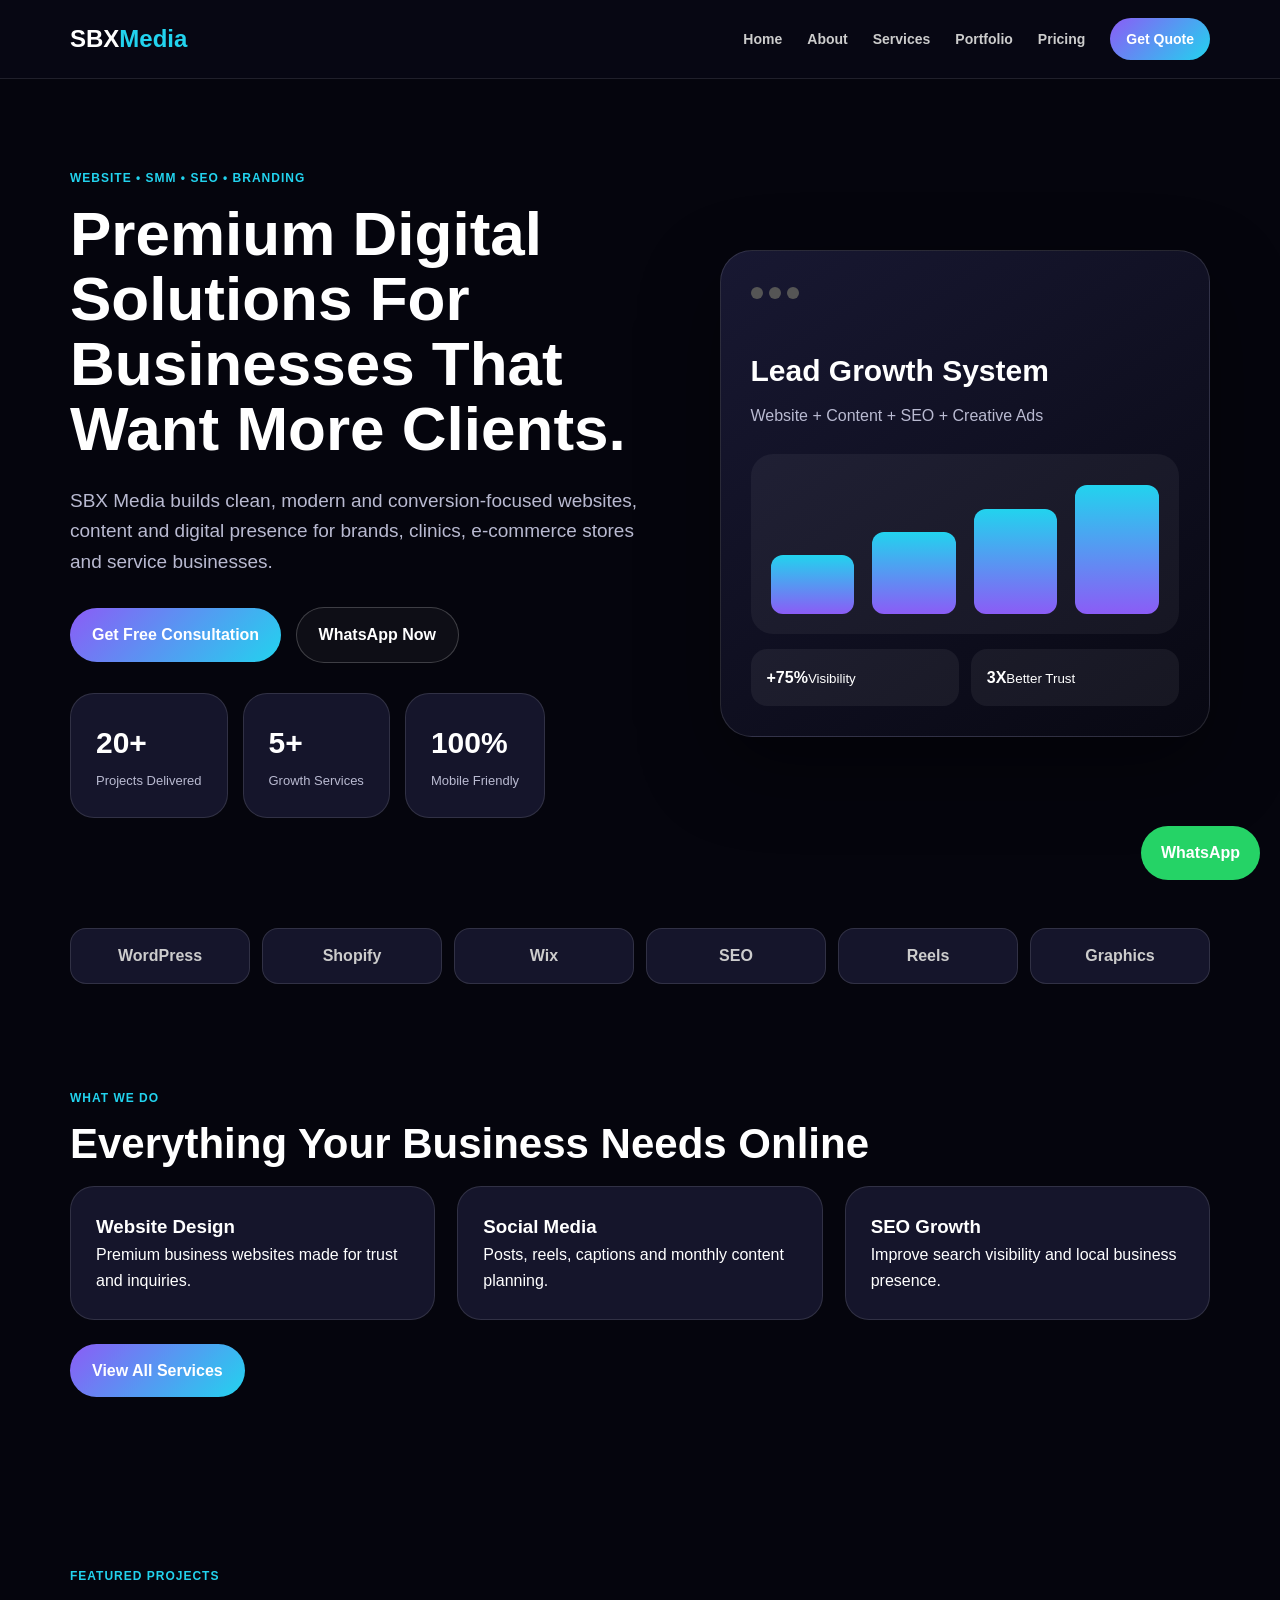
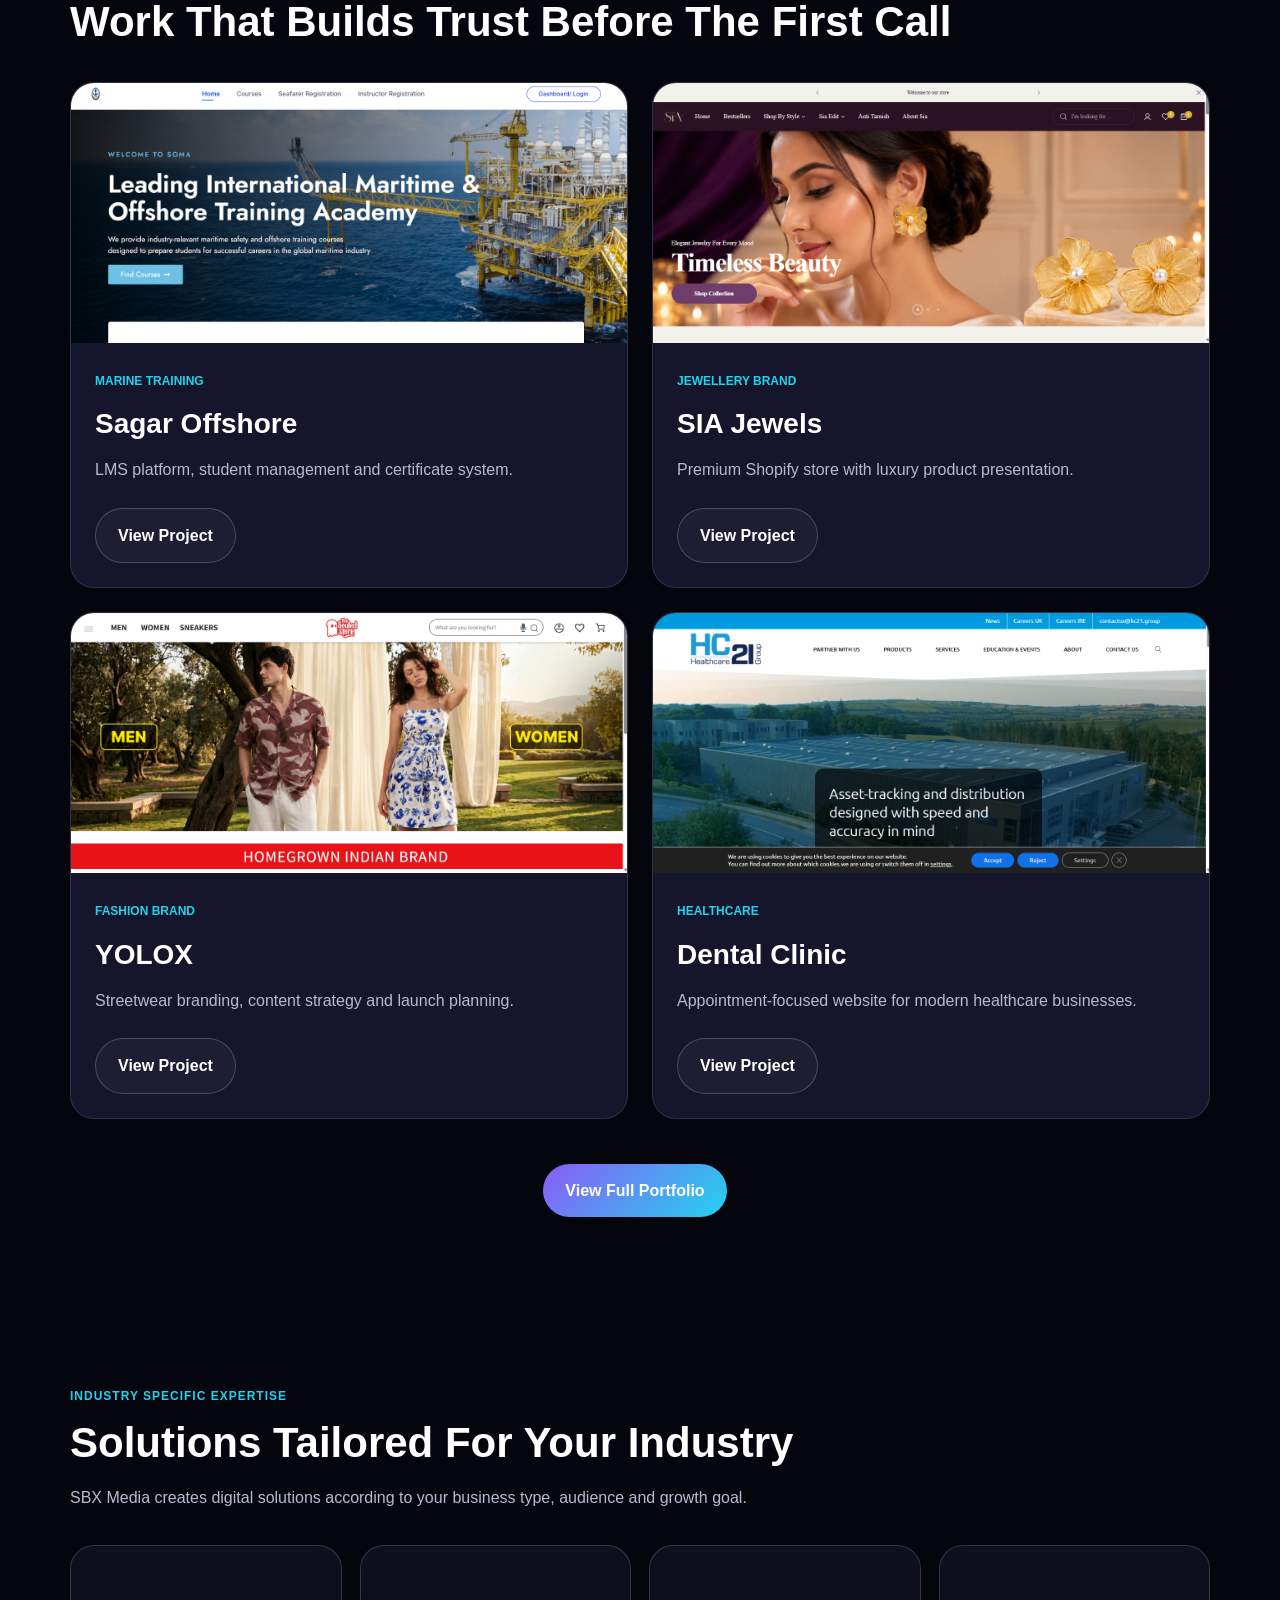
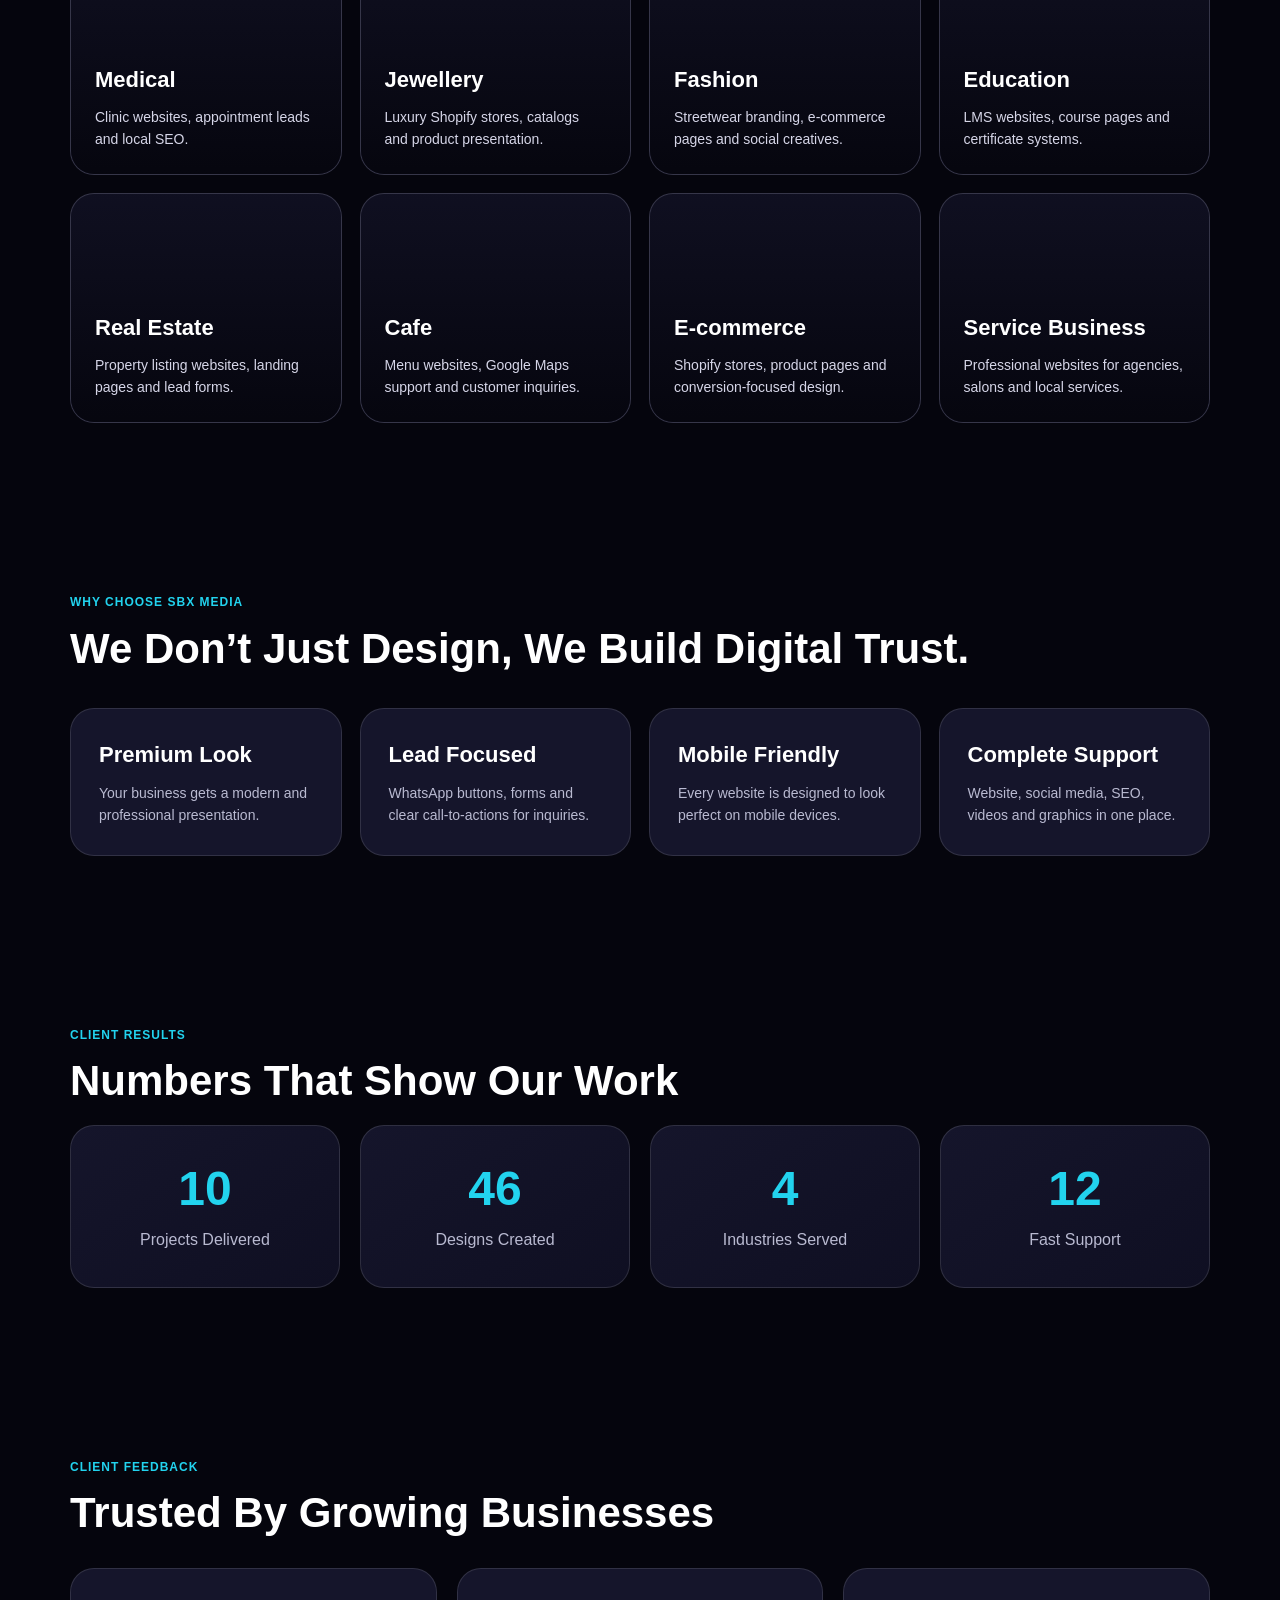
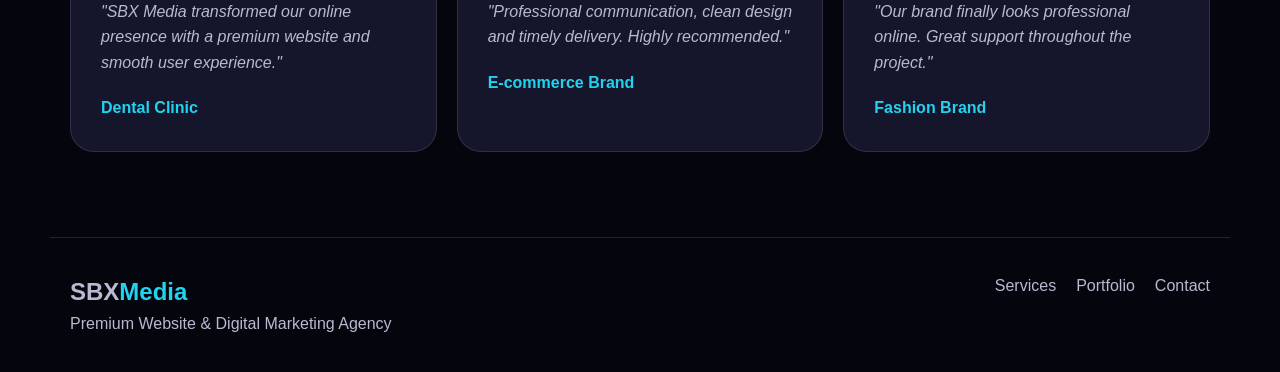
<file: index.html>
<!DOCTYPE html>
<html lang="en">
<head>
<meta charset="UTF-8" />
<meta name="viewport" content="width=device-width, initial-scale=1.0" />
<link rel="stylesheet" href="style.css" />
<title>SBX Media | Premium Digital Marketing Agency</title>
</head>
<body>
<header class="header">
  <nav class="nav">
    <a href="index.html" class="logo">SBX<span>Media</span></a>
    <button class="menu-btn" id="menuBtn">☰</button>
    <div class="nav-links" id="navLinks">
      <a href="index.html">Home</a>
      <a href="about.html">About</a>
      <a href="services.html">Services</a>
      <a href="portfolio.html">Portfolio</a>
      <a href="pricing.html">Pricing</a>
      <a href="contact.html" class="nav-cta">Get Quote</a>
    </div>
  </nav>
</header>
<main>
  <section class="hero">
    <div>
      <p class="eyebrow">Website • SMM • SEO • Branding</p>
      <h1>Premium Digital Solutions For Businesses That Want More Clients.</h1>
      <p class="hero-text">SBX Media builds clean, modern and conversion-focused websites, content and digital presence for brands, clinics, e-commerce stores and service businesses.</p>
      <div class="hero-actions">
        <a href="contact.html" class="btn btn-primary">Get Free Consultation</a>
        <a href="https://wa.me/91YOURNUMBER?text=Hi%20SBX%20Media%2C%20I%20need%20a%20website%20or%20marketing%20service." target="_blank" class="btn btn-outline">WhatsApp Now</a>
      </div>
      <div class="trust-row">
        <div><strong>20+</strong><span>Projects Delivered</span></div>
        <div><strong>5+</strong><span>Growth Services</span></div>
        <div><strong>100%</strong><span>Mobile Friendly</span></div>
      </div>
    </div>
    <div class="dashboard-card">
      <div class="card-top"><span></span><span></span><span></span></div>
      <h3>Lead Growth System</h3>
      <p>Website + Content + SEO + Creative Ads</p>
      <div class="chart"><div style="height:42%"></div><div style="height:58%"></div><div style="height:75%"></div><div style="height:92%"></div></div>
      <div class="metric-grid"><div><b>+75%</b><small>Visibility</small></div><div><b>3X</b><small>Better Trust</small></div></div>
    </div>
  </section>

  <section class="logos">
    <span>WordPress</span><span>Shopify</span><span>Wix</span><span>SEO</span><span>Reels</span><span>Graphics</span>
  </section>

  <section class="section">
    <p class="eyebrow">What We Do</p>
    <h2>Everything Your Business Needs Online</h2>
    <div class="service-grid">
      <div class="card"><h3>Website Design</h3><p>Premium business websites made for trust and inquiries.</p></div>
      <div class="card"><h3>Social Media</h3><p>Posts, reels, captions and monthly content planning.</p></div>
      <div class="card"><h3>SEO Growth</h3><p>Improve search visibility and local business presence.</p></div>
    </div>
    <a href="services.html" class="btn btn-primary mt">View All Services</a>
  </section>

<section class="section portfolio-showcase">
  <p class="eyebrow">Featured Projects</p>
  <h2>Work That Builds Trust Before The First Call</h2>

  <div class="portfolio-grid">

    <div class="portfolio-card">
      <img src="images/Sagar.png" alt="Sagar Offshore">
      <div class="portfolio-content">
        <span>Marine Training</span>
        <h3>Sagar Offshore</h3>
        <p>LMS platform, student management and certificate system.</p>
        <a href="portfolio.html" class="btn btn-outline">View Project</a>
      </div>
    </div>

    <div class="portfolio-card">
      <img src="images/sia.png" alt="SIA Jewels">
      <div class="portfolio-content">
        <span>Jewellery Brand</span>
        <h3>SIA Jewels</h3>
        <p>Premium Shopify store with luxury product presentation.</p>
        <a href="portfolio.html" class="btn btn-outline">View Project</a>
      </div>
    </div>

    <div class="portfolio-card">
      <img src="images/Soueld.png" alt="YOLOX">
      <div class="portfolio-content">
        <span>Fashion Brand</span>
        <h3>YOLOX</h3>
        <p>Streetwear branding, content strategy and launch planning.</p>
        <a href="portfolio.html" class="btn btn-outline">View Project</a>
      </div>
    </div>

    <div class="portfolio-card">
      <img src="images/H21 Health Care.png" alt="Healthcare">
      <div class="portfolio-content">
        <span>Healthcare</span>
        <h3>Dental Clinic</h3>
        <p>Appointment-focused website for modern healthcare businesses.</p>
        <a href="portfolio.html" class="btn btn-outline">View Project</a>
      </div>
    </div>

  </div>

  <div class="portfolio-btn">
    <a href="portfolio.html" class="btn btn-primary">
      View Full Portfolio
    </a>
  </div>
</section>
  
  <section class="section industry-section">
  <p class="eyebrow">Industry Specific Expertise</p>
  <h2>Solutions Tailored For Your Industry</h2>
  <p class="muted industry-intro">
    SBX Media creates digital solutions according to your business type, audience and growth goal.
  </p>

  <div class="industry-grid">
    <div class="industry-card medical"><h3>Medical</h3><p>Clinic websites, appointment leads and local SEO.</p></div>
    <div class="industry-card jewellery"><h3>Jewellery</h3><p>Luxury Shopify stores, catalogs and product presentation.</p></div>
    <div class="industry-card fashion"><h3>Fashion</h3><p>Streetwear branding, e-commerce pages and social creatives.</p></div>
    <div class="industry-card education"><h3>Education</h3><p>LMS websites, course pages and certificate systems.</p></div>
    <div class="industry-card realestate"><h3>Real Estate</h3><p>Property listing websites, landing pages and lead forms.</p></div>
    <div class="industry-card cafe"><h3>Cafe</h3><p>Menu websites, Google Maps support and customer inquiries.</p></div>
    <div class="industry-card ecommerce"><h3>E-commerce</h3><p>Shopify stores, product pages and conversion-focused design.</p></div>
    <div class="industry-card service"><h3>Service Business</h3><p>Professional websites for agencies, salons and local services.</p></div>
  </div>
</section>

  <section class="section why-section">
  <p class="eyebrow">Why Choose SBX Media</p>
  <h2>We Don’t Just Design, We Build Digital Trust.</h2>

  <div class="why-grid">

    <div class="why-card">
      <h3>Premium Look</h3>
      <p>Your business gets a modern and professional presentation.</p>
    </div>

    <div class="why-card">
      <h3>Lead Focused</h3>
      <p>WhatsApp buttons, forms and clear call-to-actions for inquiries.</p>
    </div>

    <div class="why-card">
      <h3>Mobile Friendly</h3>
      <p>Every website is designed to look perfect on mobile devices.</p>
    </div>

    <div class="why-card">
      <h3>Complete Support</h3>
      <p>Website, social media, SEO, videos and graphics in one place.</p>
    </div>

  </div>
</section>
 <section class="section stats-section">
   <p class="eyebrow">Client Results</p>
<h2>Numbers That Show Our Work</h2>
  <div class="stats-grid">

    <div class="stat-card">
      <h2 class="counter" data-target="20">0</h2>
      <p>Projects Delivered</p>
    </div>

    <div class="stat-card">
      <h2 class="counter" data-target="100">0</h2>
      <p>Designs Created</p>
    </div>

    <div class="stat-card">
      <h2 class="counter" data-target="8">0</h2>
      <p>Industries Served</p>
    </div>

    <div class="stat-card">
      <h2 class="counter" data-target="24">0</h2>
      <p>Fast Support</p>
    </div>

  </div>
</section> 

  <section class="section testimonials-section">
  <p class="eyebrow">Client Feedback</p>
  <h2>Trusted By Growing Businesses</h2>

  <div class="testimonial-grid">

    <div class="testimonial-card">
      <p>"SBX Media transformed our online presence with a premium website and smooth user experience."</p>
      <h4>Dental Clinic</h4>
    </div>

    <div class="testimonial-card">
      <p>"Professional communication, clean design and timely delivery. Highly recommended."</p>
      <h4>E-commerce Brand</h4>
    </div>

    <div class="testimonial-card">
      <p>"Our brand finally looks professional online. Great support throughout the project."</p>
      <h4>Fashion Brand</h4>
    </div>

  </div>
</section>
  
</main>
<a class="whatsapp-float" href="https://wa.me/91YOURNUMBER?text=Hi%20SBX%20Media%2C%20I%20want%20to%20discuss%20my%20project." target="_blank">WhatsApp</a>
<footer class="footer">
  <div>
    <a href="index.html" class="logo">SBX<span>Media</span></a>
    <p>Premium Website & Digital Marketing Agency</p>
  </div>
  <div class="footer-links">
    <a href="services.html">Services</a>
    <a href="portfolio.html">Portfolio</a>
    <a href="contact.html">Contact</a>
  </div>
</footer>
<script src="script.js"></script>
</body>
</html>
</file>
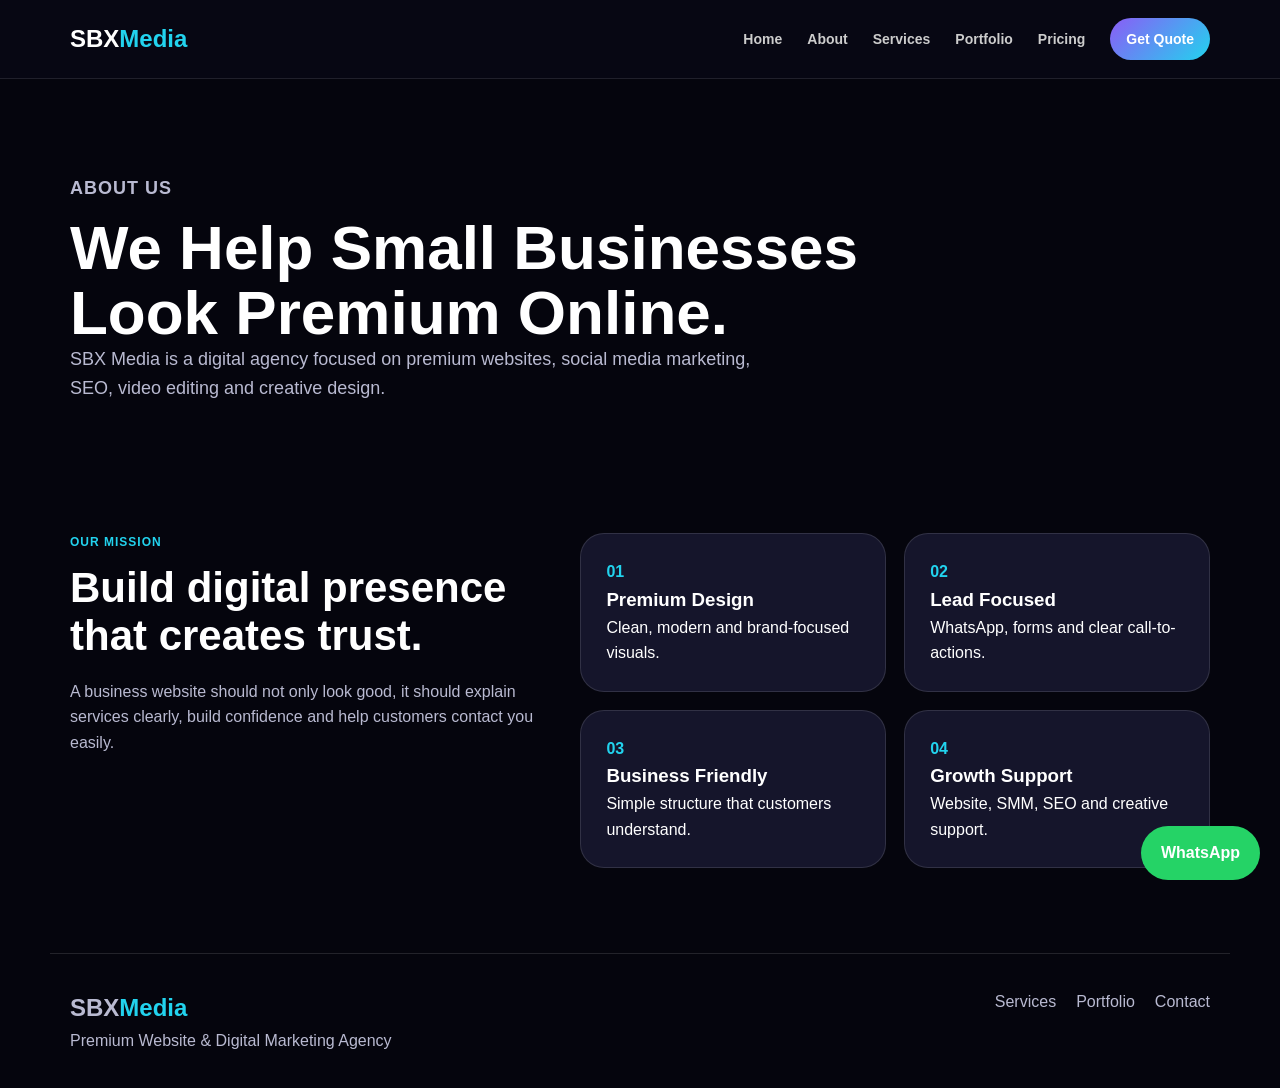
<file: about.html>
<!DOCTYPE html>
<html lang="en">
<head><meta charset="UTF-8" />
<meta name="viewport" content="width=device-width, initial-scale=1.0" />
<link rel="stylesheet" href="style.css" /><title>About SBX Media</title></head>
<body>
<header class="header">
  <nav class="nav">
    <a href="index.html" class="logo">SBX<span>Media</span></a>
    <button class="menu-btn" id="menuBtn">☰</button>
    <div class="nav-links" id="navLinks">
      <a href="index.html">Home</a>
      <a href="about.html">About</a>
      <a href="services.html">Services</a>
      <a href="portfolio.html">Portfolio</a>
      <a href="pricing.html">Pricing</a>
      <a href="contact.html" class="nav-cta">Get Quote</a>
    </div>
  </nav>
</header>
<main>
  <section class="page-hero">
    <p class="eyebrow">About Us</p>
    <h1>We Help Small Businesses Look Premium Online.</h1>
    <p>SBX Media is a digital agency focused on premium websites, social media marketing, SEO, video editing and creative design.</p>
  </section>
  <section class="section split">
    <div>
      <p class="eyebrow">Our Mission</p>
      <h2>Build digital presence that creates trust.</h2>
      <p class="muted">A business website should not only look good, it should explain services clearly, build confidence and help customers contact you easily.</p>
    </div>
    <div class="steps">
      <div class="card"><b>01</b><h3>Premium Design</h3><p>Clean, modern and brand-focused visuals.</p></div>
      <div class="card"><b>02</b><h3>Lead Focused</h3><p>WhatsApp, forms and clear call-to-actions.</p></div>
      <div class="card"><b>03</b><h3>Business Friendly</h3><p>Simple structure that customers understand.</p></div>
      <div class="card"><b>04</b><h3>Growth Support</h3><p>Website, SMM, SEO and creative support.</p></div>
    </div>
  </section>
</main>
<a class="whatsapp-float" href="https://wa.me/91YOURNUMBER?text=Hi%20SBX%20Media%2C%20I%20want%20to%20discuss%20my%20project." target="_blank">WhatsApp</a>
<footer class="footer">
  <div>
    <a href="index.html" class="logo">SBX<span>Media</span></a>
    <p>Premium Website & Digital Marketing Agency</p>
  </div>
  <div class="footer-links">
    <a href="services.html">Services</a>
    <a href="portfolio.html">Portfolio</a>
    <a href="contact.html">Contact</a>
  </div>
</footer>
<script src="script.js"></script>
</body>
</html>
</file>
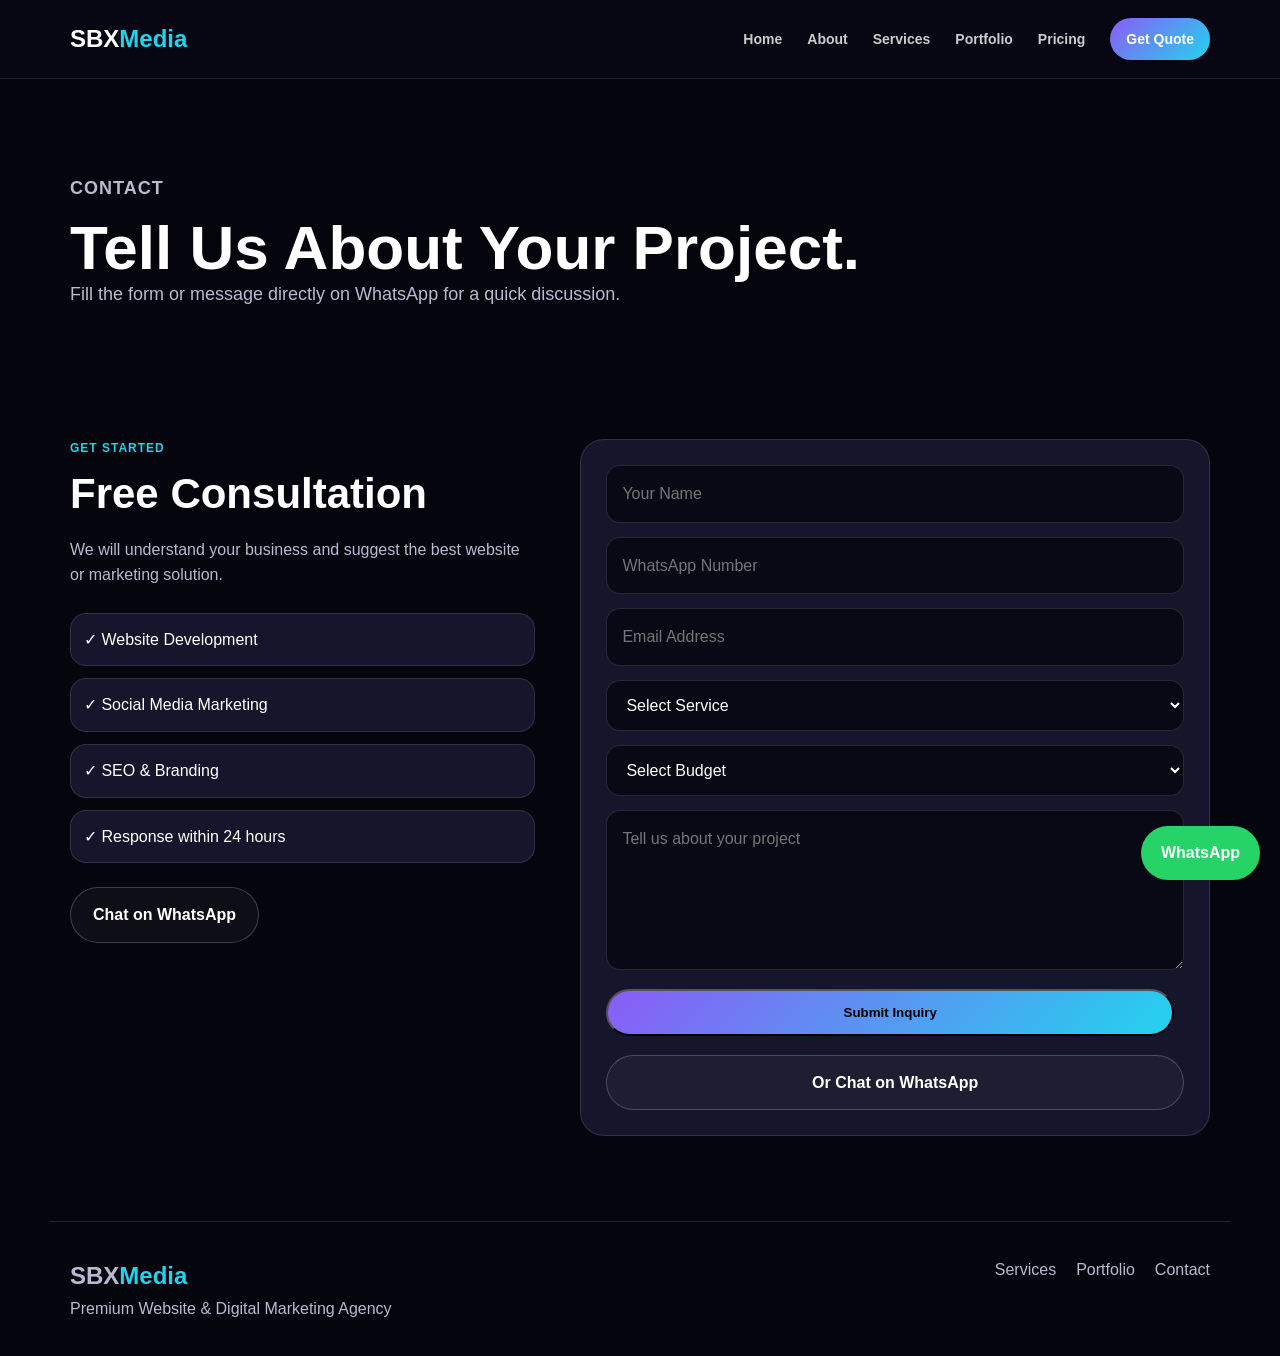
<file: contact.html>
<!DOCTYPE html>
<html lang="en">
<head><meta charset="UTF-8" />
<meta name="viewport" content="width=device-width, initial-scale=1.0" />
<link rel="stylesheet" href="style.css" /><title>Contact | SBX Media</title></head>
<body>
<header class="header">
  <nav class="nav">
    <a href="index.html" class="logo">SBX<span>Media</span></a>
    <button class="menu-btn" id="menuBtn">☰</button>
    <div class="nav-links" id="navLinks">
      <a href="index.html">Home</a>
      <a href="about.html">About</a>
      <a href="services.html">Services</a>
      <a href="portfolio.html">Portfolio</a>
      <a href="pricing.html">Pricing</a>
      <a href="contact.html" class="nav-cta">Get Quote</a>
    </div>
  </nav>
</header>
<main>
  <section class="page-hero">
    <p class="eyebrow">Contact</p>
    <h1>Tell Us About Your Project.</h1>
    <p>Fill the form or message directly on WhatsApp for a quick discussion.</p>
  </section>
  <section class="section contact-section">
    <div>
      <p class="eyebrow">Get Started</p>
      <h2>Free Consultation</h2>
      <p class="muted">We will understand your business and suggest the best website or marketing solution.</p>
      <div class="contact-points">
        <span>✓ Website Development</span>
        <span>✓ Social Media Marketing</span>
        <span>✓ SEO & Branding</span>
        <span>✓ Response within 24 hours</span>
      </div>
      <a class="btn btn-outline mt" href="https://wa.me/91YOURNUMBER?text=Hi%20SBX%20Media%2C%20I%20want%20to%20discuss%20my%20project." target="_blank">Chat on WhatsApp</a>
    </div>
    <form class="contact-form" action="https://formspree.io/f/xbdevnnv" method="POST">
      <input type="hidden" name="_next" value="https://sbxsandboxmedia-source.github.io/sbx-media/thankyou.html">
      <input type="text" name="name" placeholder="Your Name" required />
      <input type="tel" name="phone" placeholder="WhatsApp Number" required />
      <input type="email" name="email" placeholder="Email Address" />
      <select name="service" required>
        <option value="">Select Service</option>
        <option>Website Design</option>
        <option>Shopify / E-commerce</option>
        <option>Social Media Marketing</option>
        <option>SEO</option>
        <option>Video Editing</option>
        <option>Graphic Design</option>
      </select>
      <select name="budget">
        <option value="">Select Budget</option>
        <option>₹5,000 - ₹10,000</option>
        <option>₹10,000 - ₹25,000</option>
        <option>₹25,000 - ₹50,000</option>
        <option>₹50,000+</option>
      </select>
      <textarea name="message" rows="5" placeholder="Tell us about your project" required></textarea>
      <button type="submit" class="btn btn-primary">Submit Inquiry</button>
      <a class="btn btn-outline center" href="https://wa.me/91YOURNUMBER?text=Hi%20SBX%20Media%2C%20I%20filled%20the%20form%20and%20want%20to%20discuss%20my%20project." target="_blank">Or Chat on WhatsApp</a>
    </form>
  </section>
</main>
<a class="whatsapp-float" href="https://wa.me/91YOURNUMBER?text=Hi%20SBX%20Media%2C%20I%20want%20to%20discuss%20my%20project." target="_blank">WhatsApp</a>
<footer class="footer">
  <div>
    <a href="index.html" class="logo">SBX<span>Media</span></a>
    <p>Premium Website & Digital Marketing Agency</p>
  </div>
  <div class="footer-links">
    <a href="services.html">Services</a>
    <a href="portfolio.html">Portfolio</a>
    <a href="contact.html">Contact</a>
  </div>
</footer>
<script src="script.js"></script>
</body>
</html>
</file>
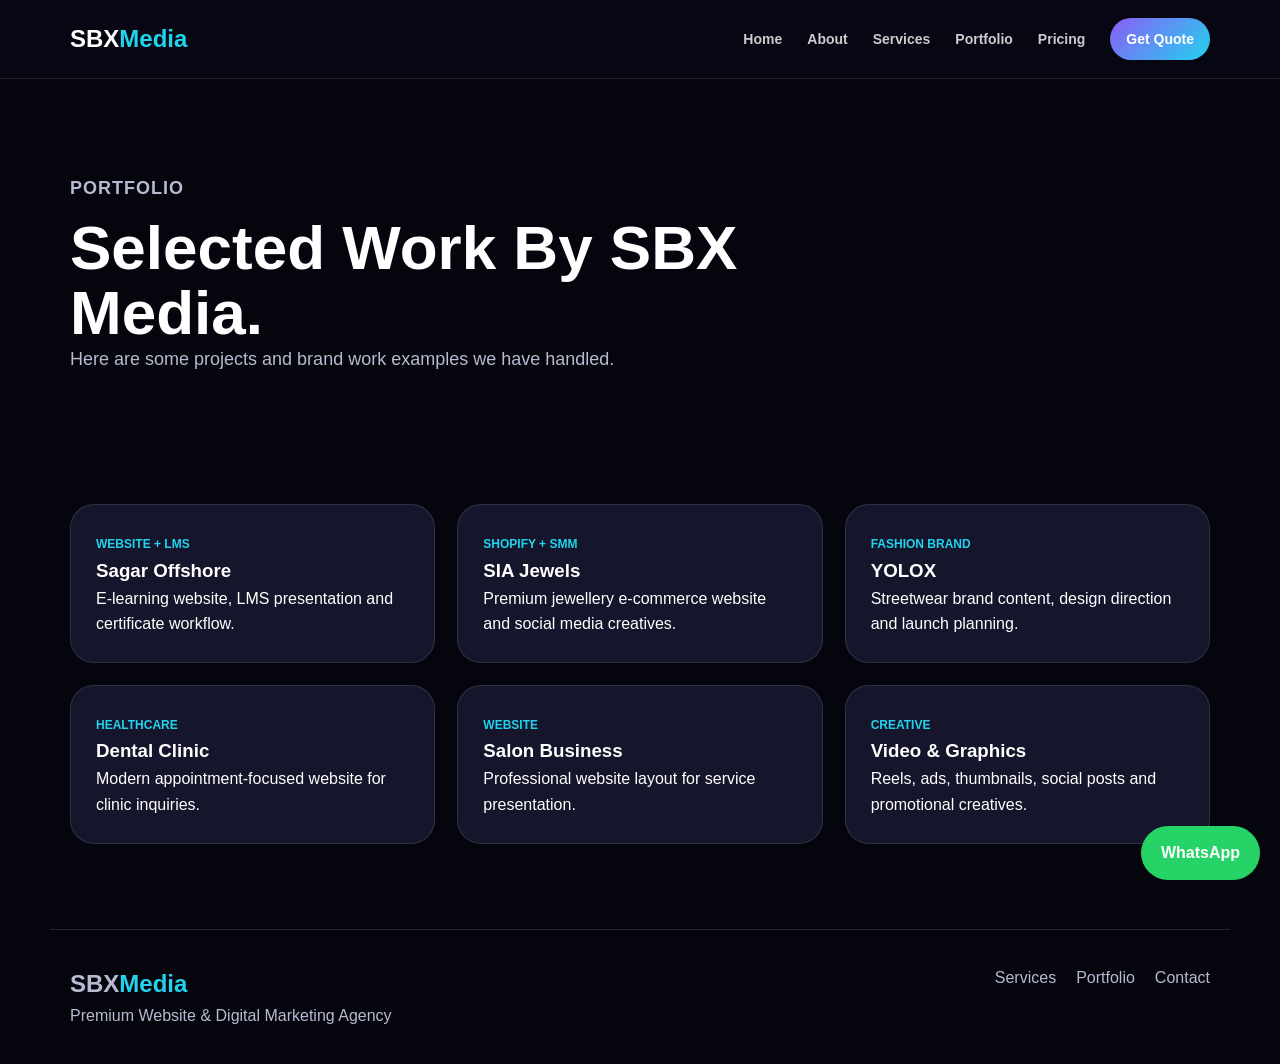
<file: portfolio.html>
<!DOCTYPE html>
<html lang="en">
<head><meta charset="UTF-8" />
<meta name="viewport" content="width=device-width, initial-scale=1.0" />
<link rel="stylesheet" href="style.css" /><title>Portfolio | SBX Media</title></head>
<body>
<header class="header">
  <nav class="nav">
    <a href="index.html" class="logo">SBX<span>Media</span></a>
    <button class="menu-btn" id="menuBtn">☰</button>
    <div class="nav-links" id="navLinks">
      <a href="index.html">Home</a>
      <a href="about.html">About</a>
      <a href="services.html">Services</a>
      <a href="portfolio.html">Portfolio</a>
      <a href="pricing.html">Pricing</a>
      <a href="contact.html" class="nav-cta">Get Quote</a>
    </div>
  </nav>
</header>
<main>
  <section class="page-hero">
    <p class="eyebrow">Portfolio</p>
    <h1>Selected Work By SBX Media.</h1>
    <p>Here are some projects and brand work examples we have handled.</p>
  </section>
  <section class="section">
    <div class="work-grid">
      <div class="card"><span>Website + LMS</span><h3>Sagar Offshore</h3><p>E-learning website, LMS presentation and certificate workflow.</p></div>
      <div class="card"><span>Shopify + SMM</span><h3>SIA Jewels</h3><p>Premium jewellery e-commerce website and social media creatives.</p></div>
      <div class="card"><span>Fashion Brand</span><h3>YOLOX</h3><p>Streetwear brand content, design direction and launch planning.</p></div>
      <div class="card"><span>Healthcare</span><h3>Dental Clinic</h3><p>Modern appointment-focused website for clinic inquiries.</p></div>
      <div class="card"><span>Website</span><h3>Salon Business</h3><p>Professional website layout for service presentation.</p></div>
      <div class="card"><span>Creative</span><h3>Video & Graphics</h3><p>Reels, ads, thumbnails, social posts and promotional creatives.</p></div>
    </div>
  </section>
</main>
<a class="whatsapp-float" href="https://wa.me/91YOURNUMBER?text=Hi%20SBX%20Media%2C%20I%20want%20to%20discuss%20my%20project." target="_blank">WhatsApp</a>
<footer class="footer">
  <div>
    <a href="index.html" class="logo">SBX<span>Media</span></a>
    <p>Premium Website & Digital Marketing Agency</p>
  </div>
  <div class="footer-links">
    <a href="services.html">Services</a>
    <a href="portfolio.html">Portfolio</a>
    <a href="contact.html">Contact</a>
  </div>
</footer>
<script src="script.js"></script>
</body>
</html>
</file>
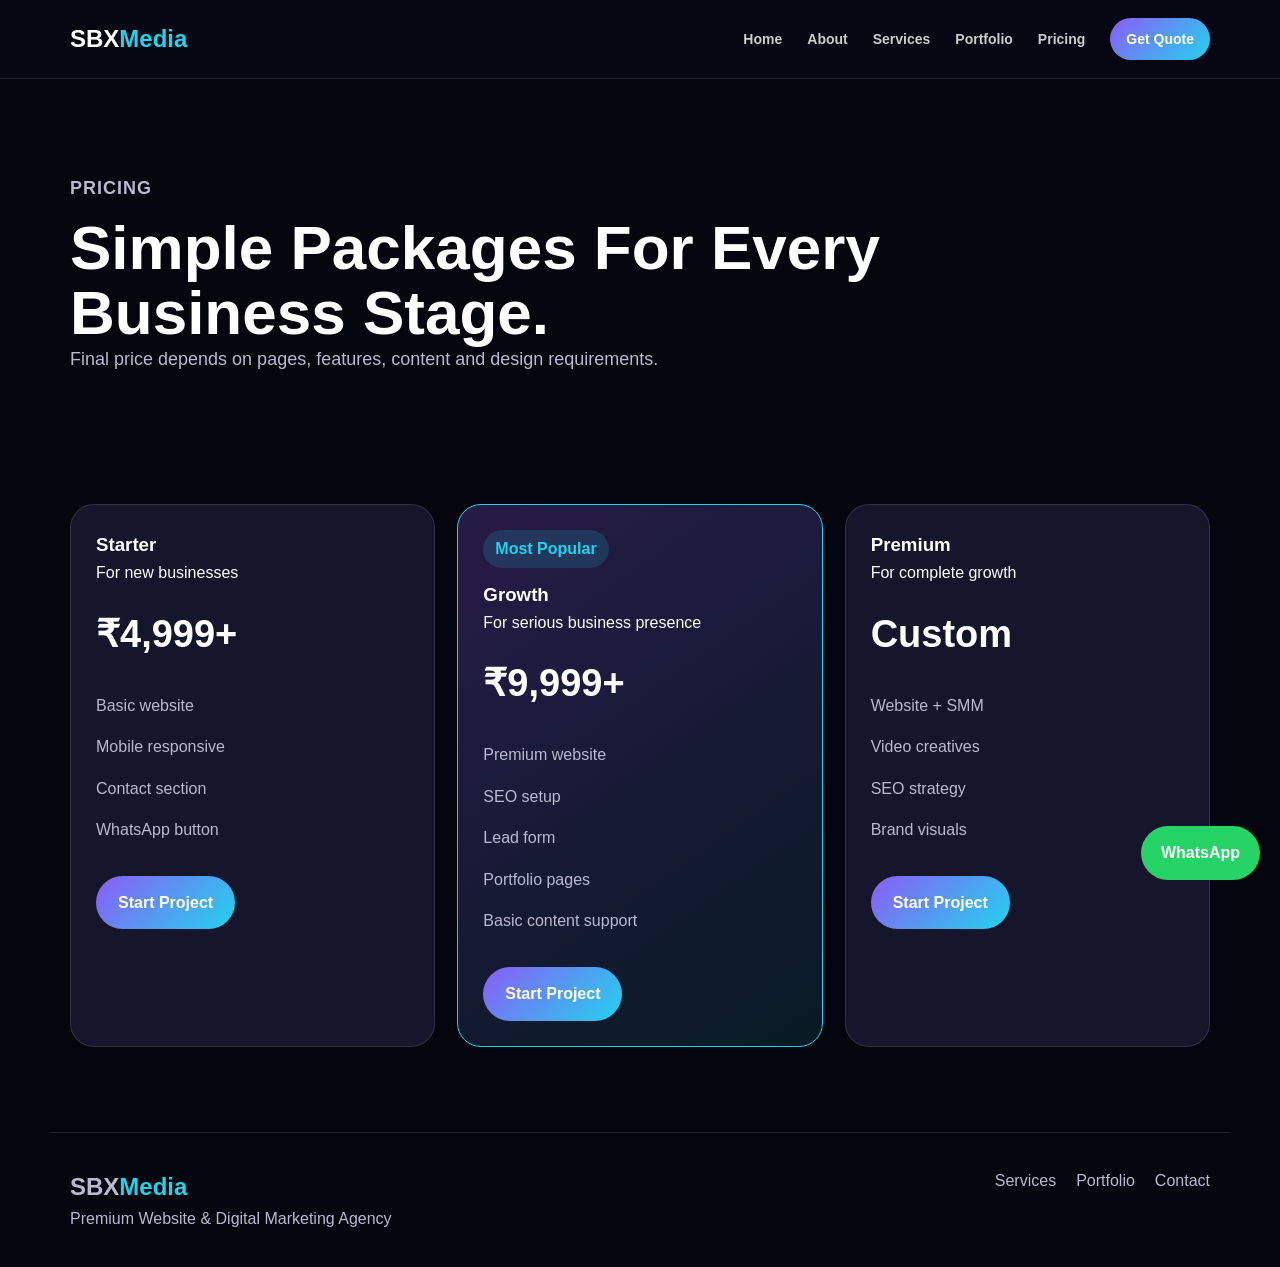
<file: pricing.html>
<!DOCTYPE html>
<html lang="en">
<head><meta charset="UTF-8" />
<meta name="viewport" content="width=device-width, initial-scale=1.0" />
<link rel="stylesheet" href="style.css" /><title>Pricing | SBX Media</title></head>
<body>
<header class="header">
  <nav class="nav">
    <a href="index.html" class="logo">SBX<span>Media</span></a>
    <button class="menu-btn" id="menuBtn">☰</button>
    <div class="nav-links" id="navLinks">
      <a href="index.html">Home</a>
      <a href="about.html">About</a>
      <a href="services.html">Services</a>
      <a href="portfolio.html">Portfolio</a>
      <a href="pricing.html">Pricing</a>
      <a href="contact.html" class="nav-cta">Get Quote</a>
    </div>
  </nav>
</header>
<main>
  <section class="page-hero">
    <p class="eyebrow">Pricing</p>
    <h1>Simple Packages For Every Business Stage.</h1>
    <p>Final price depends on pages, features, content and design requirements.</p>
  </section>
  <section class="section">
    <div class="pricing-grid">
      <div class="price-card">
        <h3>Starter</h3><p>For new businesses</p><h4>₹4,999+</h4>
        <ul><li>Basic website</li><li>Mobile responsive</li><li>Contact section</li><li>WhatsApp button</li></ul>
        <a href="contact.html" class="btn btn-primary">Start Project</a>
      </div>
      <div class="price-card popular">
        <span class="tag">Most Popular</span><h3>Growth</h3><p>For serious business presence</p><h4>₹9,999+</h4>
        <ul><li>Premium website</li><li>SEO setup</li><li>Lead form</li><li>Portfolio pages</li><li>Basic content support</li></ul>
        <a href="contact.html" class="btn btn-primary">Start Project</a>
      </div>
      <div class="price-card">
        <h3>Premium</h3><p>For complete growth</p><h4>Custom</h4>
        <ul><li>Website + SMM</li><li>Video creatives</li><li>SEO strategy</li><li>Brand visuals</li></ul>
        <a href="contact.html" class="btn btn-primary">Start Project</a>
      </div>
    </div>
  </section>
</main>
<a class="whatsapp-float" href="https://wa.me/91YOURNUMBER?text=Hi%20SBX%20Media%2C%20I%20want%20to%20discuss%20my%20project." target="_blank">WhatsApp</a>
<footer class="footer">
  <div>
    <a href="index.html" class="logo">SBX<span>Media</span></a>
    <p>Premium Website & Digital Marketing Agency</p>
  </div>
  <div class="footer-links">
    <a href="services.html">Services</a>
    <a href="portfolio.html">Portfolio</a>
    <a href="contact.html">Contact</a>
  </div>
</footer>
<script src="script.js"></script>
</body>
</html>
</file>
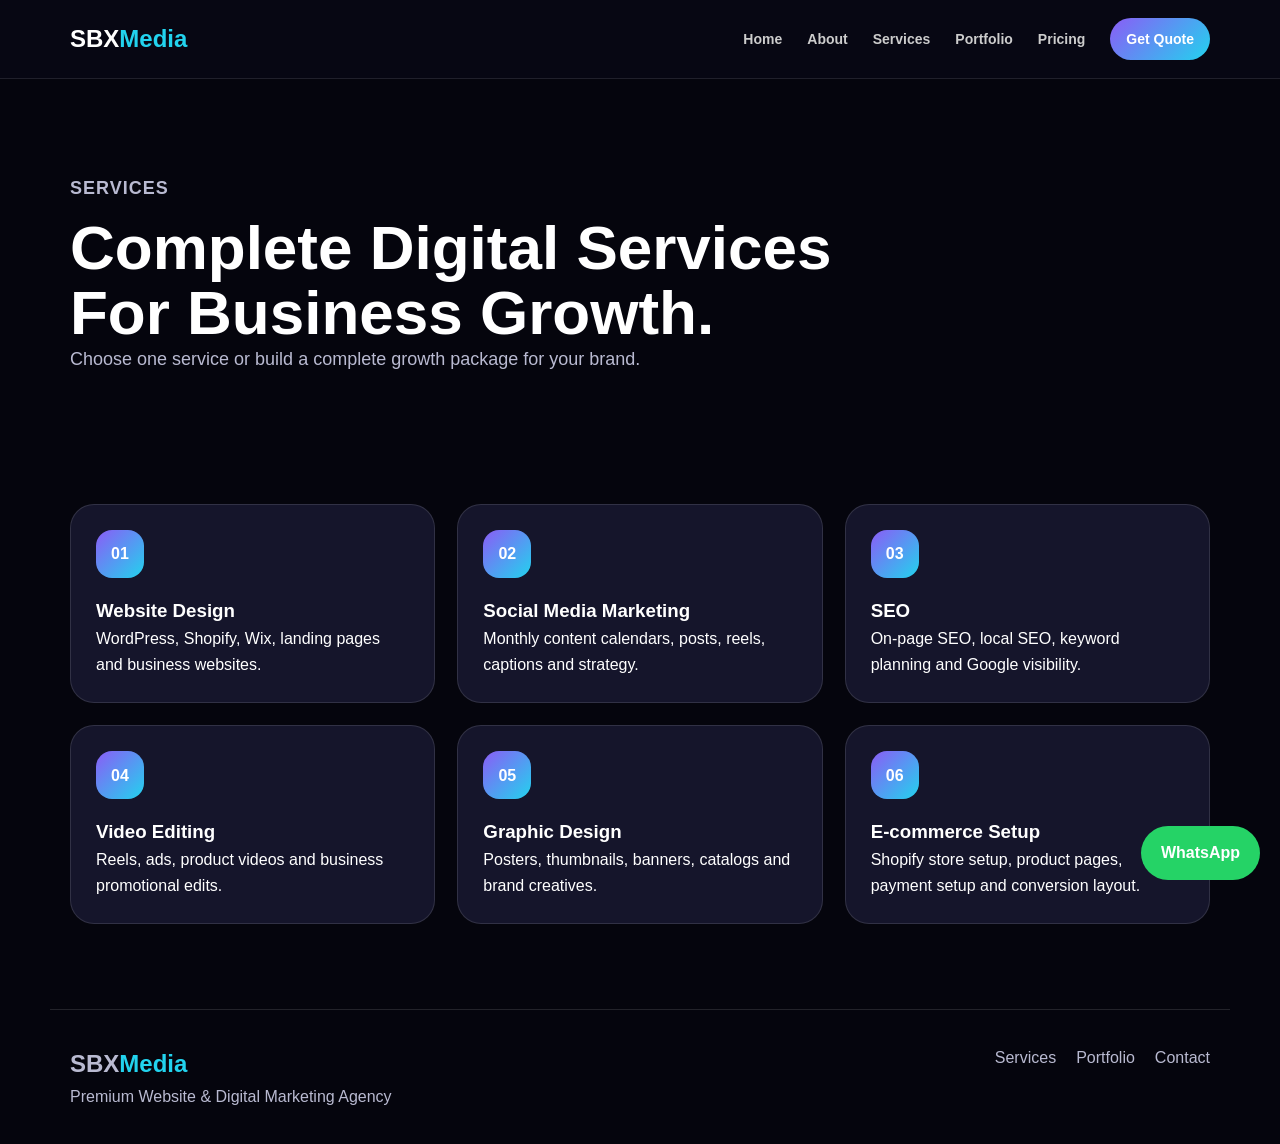
<file: services.html>
<!DOCTYPE html>
<html lang="en">
<head><meta charset="UTF-8" />
<meta name="viewport" content="width=device-width, initial-scale=1.0" />
<link rel="stylesheet" href="style.css" /><title>Services | SBX Media</title></head>
<body>
<header class="header">
  <nav class="nav">
    <a href="index.html" class="logo">SBX<span>Media</span></a>
    <button class="menu-btn" id="menuBtn">☰</button>
    <div class="nav-links" id="navLinks">
      <a href="index.html">Home</a>
      <a href="about.html">About</a>
      <a href="services.html">Services</a>
      <a href="portfolio.html">Portfolio</a>
      <a href="pricing.html">Pricing</a>
      <a href="contact.html" class="nav-cta">Get Quote</a>
    </div>
  </nav>
</header>
<main>
  <section class="page-hero">
    <p class="eyebrow">Services</p>
    <h1>Complete Digital Services For Business Growth.</h1>
    <p>Choose one service or build a complete growth package for your brand.</p>
  </section>
  <section class="section">
    <div class="service-grid">
      <div class="card"><div class="icon">01</div><h3>Website Design</h3><p>WordPress, Shopify, Wix, landing pages and business websites.</p></div>
      <div class="card"><div class="icon">02</div><h3>Social Media Marketing</h3><p>Monthly content calendars, posts, reels, captions and strategy.</p></div>
      <div class="card"><div class="icon">03</div><h3>SEO</h3><p>On-page SEO, local SEO, keyword planning and Google visibility.</p></div>
      <div class="card"><div class="icon">04</div><h3>Video Editing</h3><p>Reels, ads, product videos and business promotional edits.</p></div>
      <div class="card"><div class="icon">05</div><h3>Graphic Design</h3><p>Posters, thumbnails, banners, catalogs and brand creatives.</p></div>
      <div class="card"><div class="icon">06</div><h3>E-commerce Setup</h3><p>Shopify store setup, product pages, payment setup and conversion layout.</p></div>
    </div>
  </section>
</main>
<a class="whatsapp-float" href="https://wa.me/91YOURNUMBER?text=Hi%20SBX%20Media%2C%20I%20want%20to%20discuss%20my%20project." target="_blank">WhatsApp</a>
<footer class="footer">
  <div>
    <a href="index.html" class="logo">SBX<span>Media</span></a>
    <p>Premium Website & Digital Marketing Agency</p>
  </div>
  <div class="footer-links">
    <a href="services.html">Services</a>
    <a href="portfolio.html">Portfolio</a>
    <a href="contact.html">Contact</a>
  </div>
</footer>
<script src="script.js"></script>
</body>
</html>
</file>
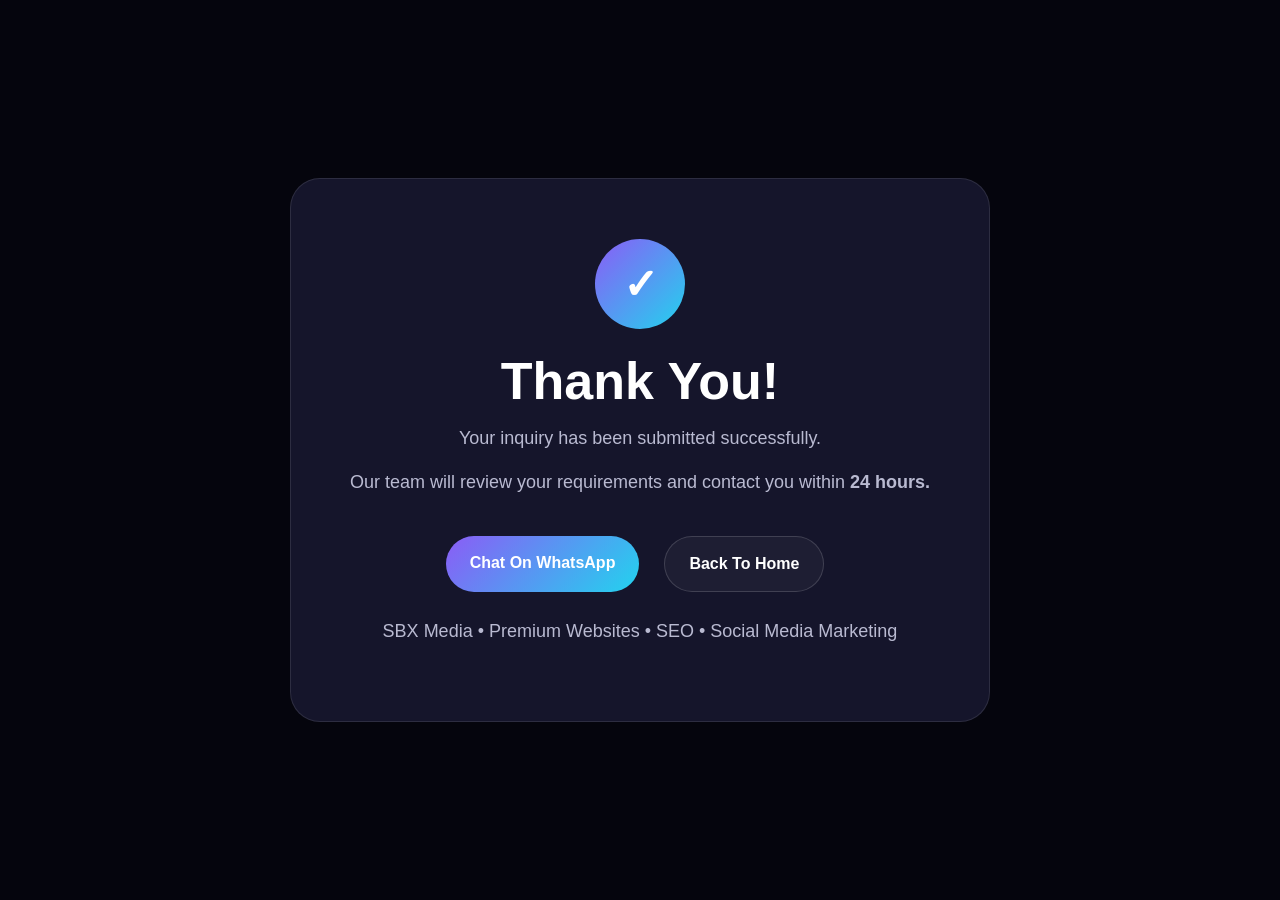
<file: thankyou.html>
<!DOCTYPE html>
<html lang="en">
<head>
<meta charset="UTF-8">
<meta name="viewport" content="width=device-width, initial-scale=1.0">
<title>Thank You | SBX Media</title>
<link rel="stylesheet" href="style.css">

<style>
.thankyou-wrap{
min-height:100vh;
display:flex;
align-items:center;
justify-content:center;
padding:20px;
background:#05050d;
}

.thankyou-card{
max-width:700px;
width:100%;
background:#15152b;
border:1px solid rgba(255,255,255,.1);
border-radius:30px;
padding:60px 40px;
text-align:center;
}

.checkmark{
width:90px;
height:90px;
margin:auto;
border-radius:50%;
display:flex;
align-items:center;
justify-content:center;
font-size:42px;
font-weight:900;
background:linear-gradient(135deg,#8b5cf6,#22d3ee);
margin-bottom:25px;
}

.thankyou-card h1{
font-size:52px;
margin-bottom:15px;
}

.thankyou-card p{
color:#b9bad1;
font-size:18px;
margin-bottom:15px;
}

.thankyou-buttons{
margin-top:35px;
display:flex;
justify-content:center;
gap:15px;
flex-wrap:wrap;
}

.btn{
display:inline-block;
padding:14px 24px;
border-radius:40px;
font-weight:800;
text-decoration:none;
}

.btn-primary{
background:linear-gradient(135deg,#8b5cf6,#22d3ee);
color:white;
}

.btn-outline{
border:1px solid rgba(255,255,255,.15);
color:white;
}

.small-note{
margin-top:25px;
font-size:14px;
color:#888;
}
</style>
</head>

<body>

<div class="thankyou-wrap">

<div class="thankyou-card">

<div class="checkmark">✓</div>

<h1>Thank You!</h1>

<p>Your inquiry has been submitted successfully.</p>

<p>Our team will review your requirements and contact you within <strong>24 hours.</strong></p>

<div class="thankyou-buttons">

<a href="https://wa.me/91YOURNUMBER" class="btn btn-primary">
Chat On WhatsApp
</a>

<a href="index.html" class="btn btn-outline">
Back To Home
</a>

</div>

<p class="small-note">
SBX Media • Premium Websites • SEO • Social Media Marketing
</p>

</div>

</div>

</body>
</html>
</file>
<file: style.css>
*{margin:0;padding:0;box-sizing:border-box}
html{scroll-behavior:smooth}
body{font-family:Arial,sans-serif;background:#05050d;color:white;line-height:1.6}
a{text-decoration:none;color:inherit}
.header{position:sticky;top:0;background:#070713;border-bottom:1px solid rgba(255,255,255,.1);z-index:99}
.nav{max-width:1180px;margin:auto;padding:18px 20px;display:flex;justify-content:space-between;align-items:center}
.logo{font-size:24px;font-weight:900}.logo span{color:#22d3ee}
.nav-links{display:flex;gap:25px;align-items:center}
.nav-links a{color:#ccc;font-weight:700;font-size:14px}
.nav-cta{padding:10px 16px;border-radius:30px;background:linear-gradient(135deg,#8b5cf6,#22d3ee);color:white!important}
.menu-btn{display:none}
.hero{max-width:1180px;margin:auto;padding:90px 20px;display:grid;grid-template-columns:1.1fr .9fr;gap:50px;align-items:center}
.page-hero{max-width:1180px;margin:auto;padding:95px 20px 45px}
.page-hero p{max-width:720px;color:#b9bad1;font-size:18px}
.eyebrow{color:#22d3ee;text-transform:uppercase;font-size:12px;font-weight:900;letter-spacing:1px;margin-bottom:12px}
h1{font-size:62px;line-height:1.05;max-width:850px}
h2{font-size:42px;line-height:1.15;margin-bottom:18px}
.hero-text,.muted,.section-head p{color:#b9bad1}
.hero-text{font-size:19px;margin:25px 0}
.btn{display:inline-block;padding:14px 22px;border-radius:40px;font-weight:900;margin-right:10px;margin-top:5px;text-align:center}
.btn-primary{background:linear-gradient(135deg,#8b5cf6,#22d3ee)}
.btn-outline{border:1px solid rgba(255,255,255,.2);background:rgba(255,255,255,.04)}
.mt{margin-top:24px}.center{display:block;margin-right:0}
.trust-row{display:flex;gap:15px;margin-top:30px;flex-wrap:wrap}
.trust-row div,.card,.step,.testimonial,.price-card,.faq,.contact-form{background:#15152b;border:1px solid rgba(255,255,255,.12);border-radius:24px;padding:25px}
.trust-row strong{display:block;font-size:30px}.trust-row span{color:#b9bad1;font-size:13px}
.dashboard-card{background:linear-gradient(145deg,#181832,#080812);border:1px solid rgba(255,255,255,.12);border-radius:32px;padding:30px;box-shadow:0 30px 80px rgba(0,0,0,.4)}
.card-top span{display:inline-block;width:12px;height:12px;background:#555;border-radius:50%;margin-right:6px}
.dashboard-card h3{font-size:30px;margin-top:40px}.dashboard-card p{color:#b9bad1;margin:8px 0 25px}
.chart{height:180px;display:flex;align-items:end;gap:18px;background:rgba(255,255,255,.05);padding:20px;border-radius:22px}
.chart div{flex:1;border-radius:12px;background:linear-gradient(#22d3ee,#8b5cf6)}
.metric-grid{display:grid;grid-template-columns:1fr 1fr;gap:12px;margin-top:15px}
.metric-grid div{background:rgba(255,255,255,.06);padding:16px;border-radius:16px}
.logos{max-width:1180px;margin:auto;padding:20px;display:grid;grid-template-columns:repeat(6,1fr);gap:12px}
.logos span{text-align:center;background:#15152b;border:1px solid rgba(255,255,255,.12);padding:14px;border-radius:16px;color:#ccc;font-weight:800}
.section{max-width:1180px;margin:auto;padding:85px 20px}
.dark{max-width:none;background:#0b0b1d}.dark>*{max-width:1180px;margin-left:auto;margin-right:auto}
.service-grid,.pricing-grid,.testimonial-grid{display:grid;grid-template-columns:repeat(3,1fr);gap:22px}
.work-grid{display:grid;grid-template-columns:repeat(3,1fr);gap:22px}
.card,.step,.testimonial,.price-card{transition:.25s}.card:hover,.step:hover,.testimonial:hover,.price-card:hover{transform:translateY(-8px);border-color:#22d3ee}
.icon{width:48px;height:48px;border-radius:16px;background:linear-gradient(135deg,#8b5cf6,#22d3ee);display:grid;place-items:center;font-weight:900;margin-bottom:18px}
.card span{color:#22d3ee;font-weight:900;font-size:12px;text-transform:uppercase}
.split,.contact-section{display:grid;grid-template-columns:.85fr 1.15fr;gap:45px;align-items:start}
.steps{display:grid;grid-template-columns:1fr 1fr;gap:18px}
.card b,.step b{color:#22d3ee}
.price-card h4{font-size:38px;margin:18px 0}.price-card ul{list-style:none;margin:20px 0}.price-card li{padding:8px 0;color:#b9bad1}
.popular{background:linear-gradient(145deg,rgba(139,92,246,.25),rgba(34,211,238,.1));border-color:#22d3ee}
.tag{display:inline-block;background:rgba(34,211,238,.15);color:#22d3ee;padding:6px 12px;border-radius:20px;font-weight:900;margin-bottom:12px}
.contact-points{display:grid;gap:12px;margin-top:25px}.contact-points span{background:#15152b;border:1px solid rgba(255,255,255,.12);padding:13px;border-radius:16px}
.contact-form{display:grid;gap:14px}
input,select,textarea{width:100%;padding:15px;border-radius:14px;background:#090916;border:1px solid rgba(255,255,255,.12);color:white;font:inherit}
.whatsapp-float{position:fixed;right:20px;bottom:20px;background:#25D366;color:white;padding:14px 20px;border-radius:40px;font-weight:900;z-index:99}
.footer{max-width:1180px;margin:auto;padding:35px 20px;border-top:1px solid rgba(255,255,255,.12);display:flex;justify-content:space-between;color:#b9bad1}
.footer-links{display:flex;gap:20px}
@media(max-width:900px){
.menu-btn{display:block;background:none;border:0;color:white;font-size:28px}
.nav-links{display:none;position:absolute;top:65px;left:20px;right:20px;background:#111125;padding:20px;border-radius:20px;flex-direction:column;align-items:flex-start}
.nav-links.show{display:flex}
.hero,.split,.contact-section{grid-template-columns:1fr}
h1{font-size:42px}h2{font-size:32px}
.logos{grid-template-columns:repeat(2,1fr)}
.service-grid,.work-grid,.pricing-grid,.testimonial-grid,.steps{grid-template-columns:1fr}
.footer{flex-direction:column;text-align:center;gap:15px}
}
.industry-intro{max-width:720px;margin-bottom:35px}

.industry-grid{
display:grid;
grid-template-columns:repeat(4,1fr);
gap:18px;
}

.industry-card{
min-height:230px;
border-radius:24px;
padding:24px;
display:flex;
flex-direction:column;
justify-content:flex-end;
position:relative;
overflow:hidden;
border:1px solid rgba(255,255,255,.14);
background:#15152b;
transition:.3s;
}

.industry-card:before{
content:"";
position:absolute;
inset:0;
background:linear-gradient(to top,rgba(5,5,13,.95),rgba(5,5,13,.35));
z-index:1;
}

.industry-card:after{
content:"";
position:absolute;
inset:0;
background-size:cover;
background-position:center;
filter:grayscale(1);
opacity:.45;
transition:.3s;
}

.industry-card:hover{
transform:translateY(-8px);
border-color:#22d3ee;
}

.industry-card:hover:after{
filter:grayscale(0);
opacity:.65;
transform:scale(1.08);
}

.industry-card h3,
.industry-card p{
position:relative;
z-index:2;
}

.industry-card h3{
font-size:22px;
margin-bottom:8px;
}

.industry-card p{
color:#d6d6e8;
font-size:14px;
}

.medical:after{background-image:url("https://images.unsplash.com/photo-1519494026892-80bbd2d6fd0d?auto=format&fit=crop&w=900&q=80")}
.jewellery:after{background-image:url("https://images.unsplash.com/photo-1515562141207-7a88fb7ce338?auto=format&fit=crop&w=900&q=80")}
.fashion:after{background-image:url("https://images.unsplash.com/photo-1523398002811-999ca8dec234?auto=format&fit=crop&w=900&q=80")}
.education:after{background-image:url("https://images.unsplash.com/photo-1522202176988-66273c2fd55f?auto=format&fit=crop&w=900&q=80")}
.realestate:after{background-image:url("https://images.unsplash.com/photo-1560518883-ce09059eeffa?auto=format&fit=crop&w=900&q=80")}
.cafe:after{background-image:url("https://images.unsplash.com/photo-1501339847302-ac426a4a7cbb?auto=format&fit=crop&w=900&q=80")}
.ecommerce:after{background-image:url("https://images.unsplash.com/photo-1556742049-0cfed4f6a45d?auto=format&fit=crop&w=900&q=80")}
.service:after{background-image:url("https://images.unsplash.com/photo-1556761175-b413da4baf72?auto=format&fit=crop&w=900&q=80")}

@media(max-width:900px){
.industry-grid{
grid-template-columns:1fr;
}
}
.why-grid{
display:grid;
grid-template-columns:repeat(4,1fr);
gap:18px;
margin-top:35px;
}

.why-card{
background:#15152b;
border:1px solid rgba(255,255,255,.12);
border-radius:24px;
padding:28px;
transition:.3s;
}

.why-card:hover{
transform:translateY(-8px);
border-color:#22d3ee;
}

.why-card h3{
font-size:22px;
margin-bottom:10px;
}

.why-card p{
color:#b9bad1;
font-size:14px;
}

@media(max-width:900px){
.why-grid{
grid-template-columns:1fr;
}
}
.stats-grid{
display:grid;
grid-template-columns:repeat(4,1fr);
gap:20px;
margin-top:20px;
}

.stat-card{
background:linear-gradient(145deg,#15152b,#0f0f22);
padding:35px;
border-radius:24px;
text-align:center;
border:1px solid rgba(255,255,255,.12);
}

.stat-card h2{
font-size:48px;
color:#22d3ee;
margin-bottom:10px;
}

.stat-card p{
color:#b9bad1;
}

@media(max-width:900px){
.stats-grid{
grid-template-columns:1fr 1fr;
}
}
.testimonial-grid{
display:grid;
grid-template-columns:repeat(3,1fr);
gap:20px;
margin-top:30px;
}

.testimonial-card{
background:#15152b;
padding:30px;
border-radius:24px;
border:1px solid rgba(255,255,255,.12);
transition:.3s;
}

.testimonial-card:hover{
transform:translateY(-8px);
border-color:#22d3ee;
}

.testimonial-card p{
color:#b9bad1;
margin-bottom:20px;
font-style:italic;
}

.testimonial-card h4{
color:#22d3ee;
}

@media(max-width:900px){
.testimonial-grid{
grid-template-columns:1fr;
}
}
.portfolio-grid{
display:grid;
grid-template-columns:repeat(2,1fr);
gap:24px;
margin-top:35px;
}

.portfolio-card{
background:#15152b;
border:1px solid rgba(255,255,255,.12);
border-radius:24px;
overflow:hidden;
transition:.3s;
}

.portfolio-card:hover{
transform:translateY(-8px);
border-color:#22d3ee;
}

.portfolio-card img{
width:100%;
height:260px;
object-fit:cover;
display:block;
transition:.4s;
}

.portfolio-card:hover img{
transform:scale(1.05);
}

.portfolio-content{
padding:24px;
}

.portfolio-content span{
color:#22d3ee;
font-size:12px;
font-weight:700;
text-transform:uppercase;
}

.portfolio-content h3{
margin:10px 0;
font-size:28px;
}

.portfolio-content p{
color:#b9bad1;
margin-bottom:20px;
}

.portfolio-btn{
text-align:center;
margin-top:40px;
}

@media(max-width:900px){
.portfolio-grid{
grid-template-columns:1fr;
}
}
</file>
